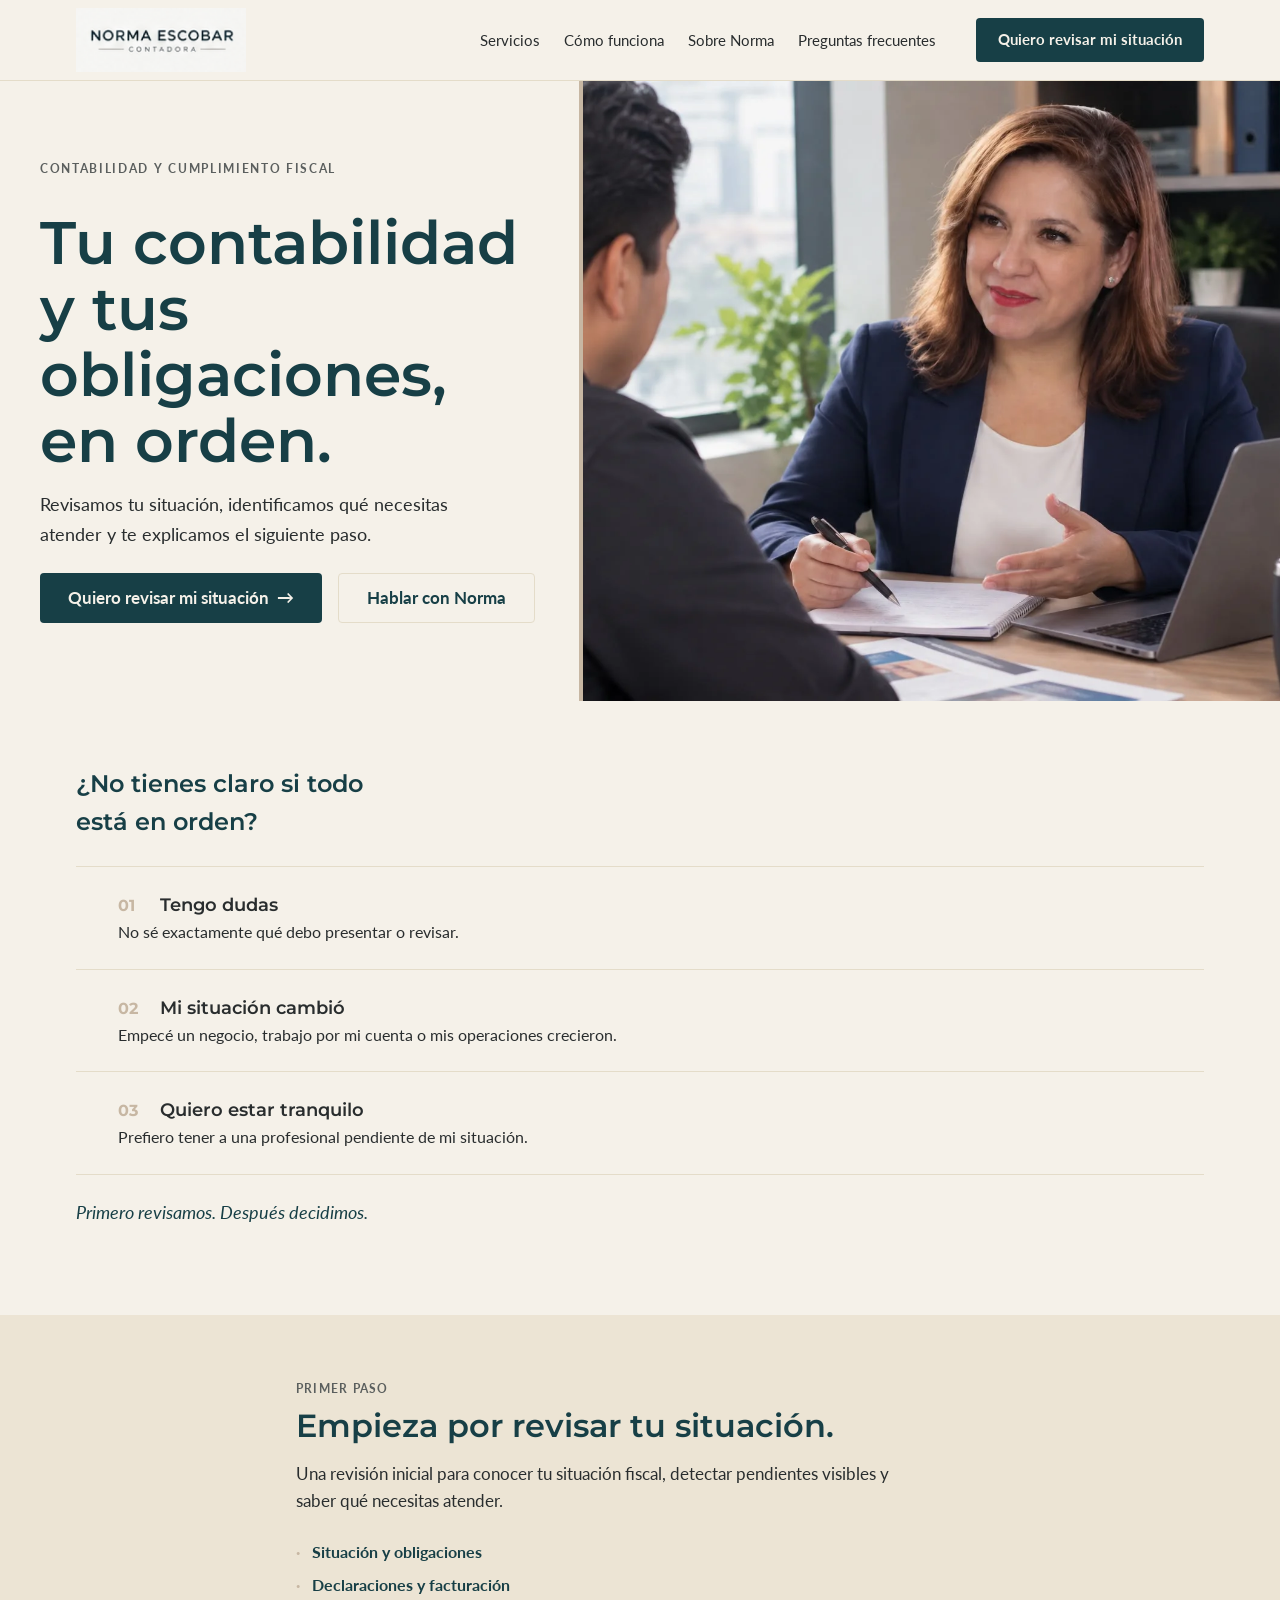
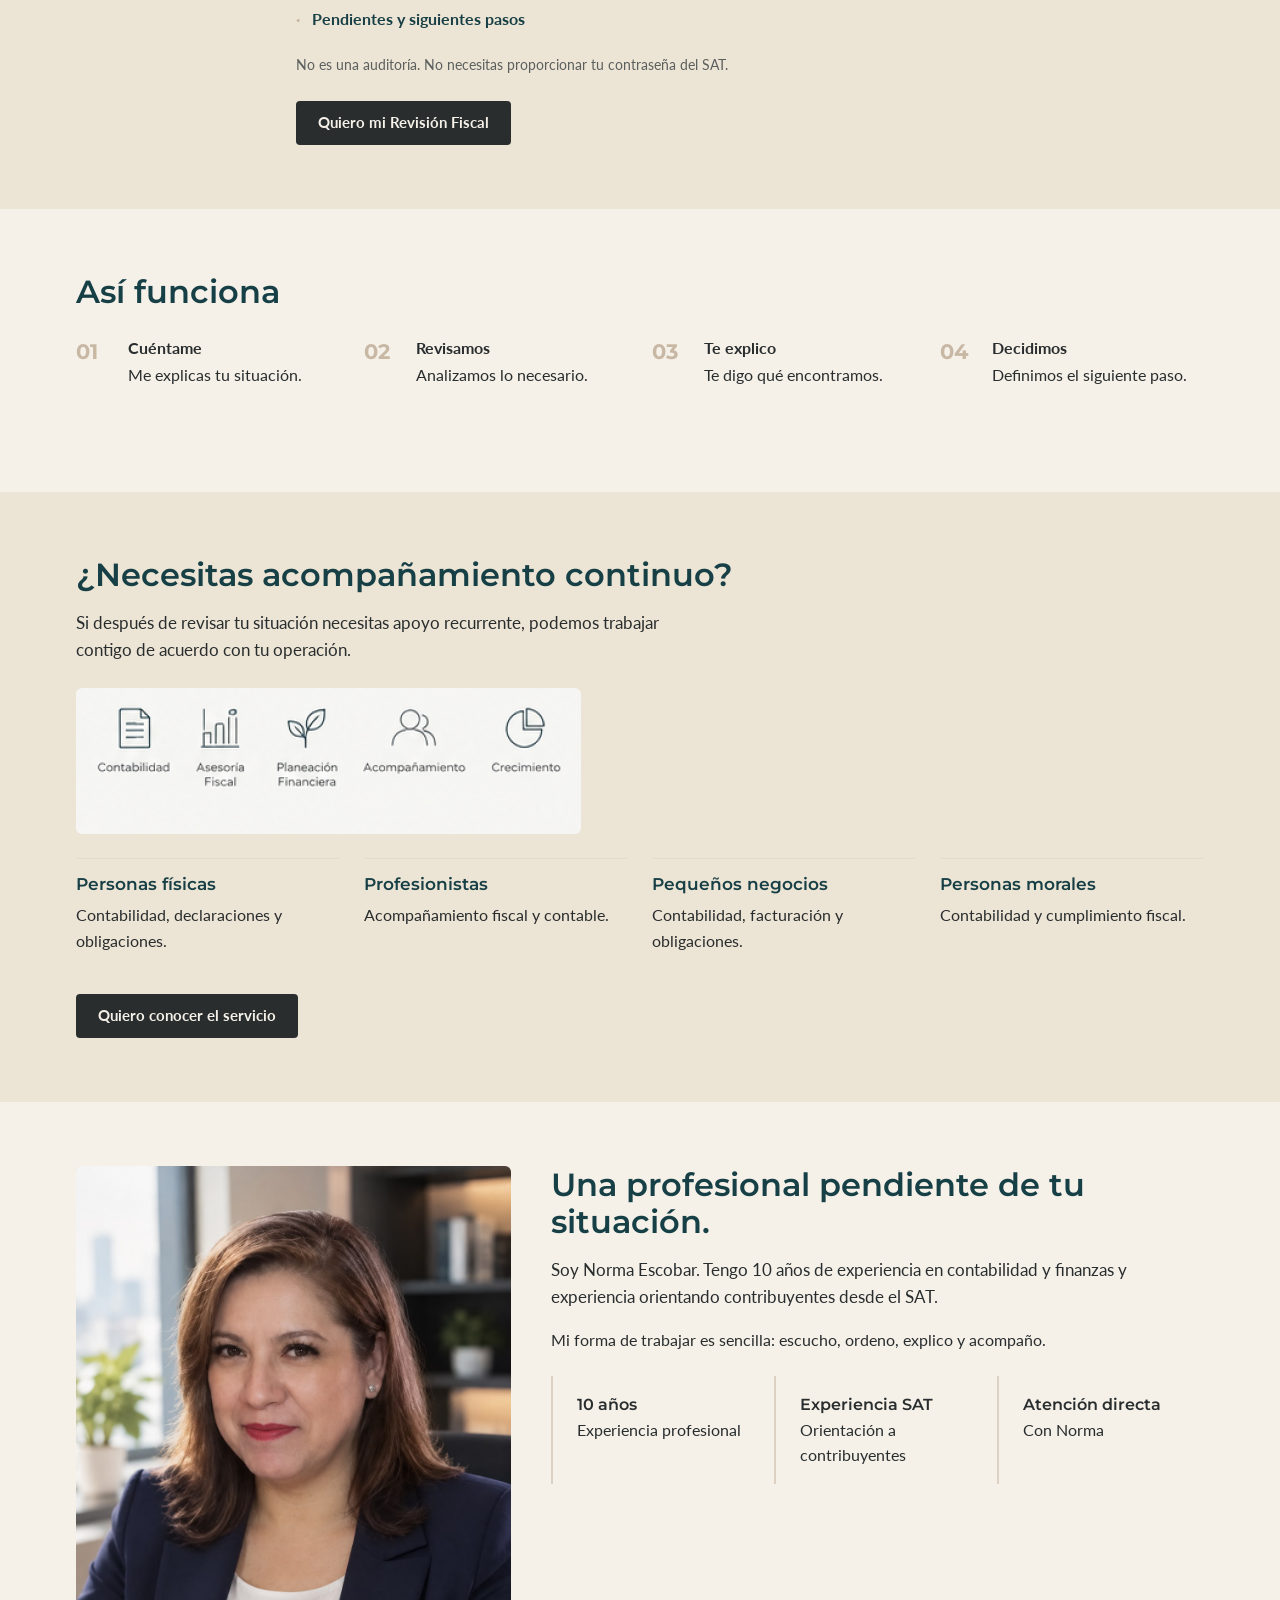
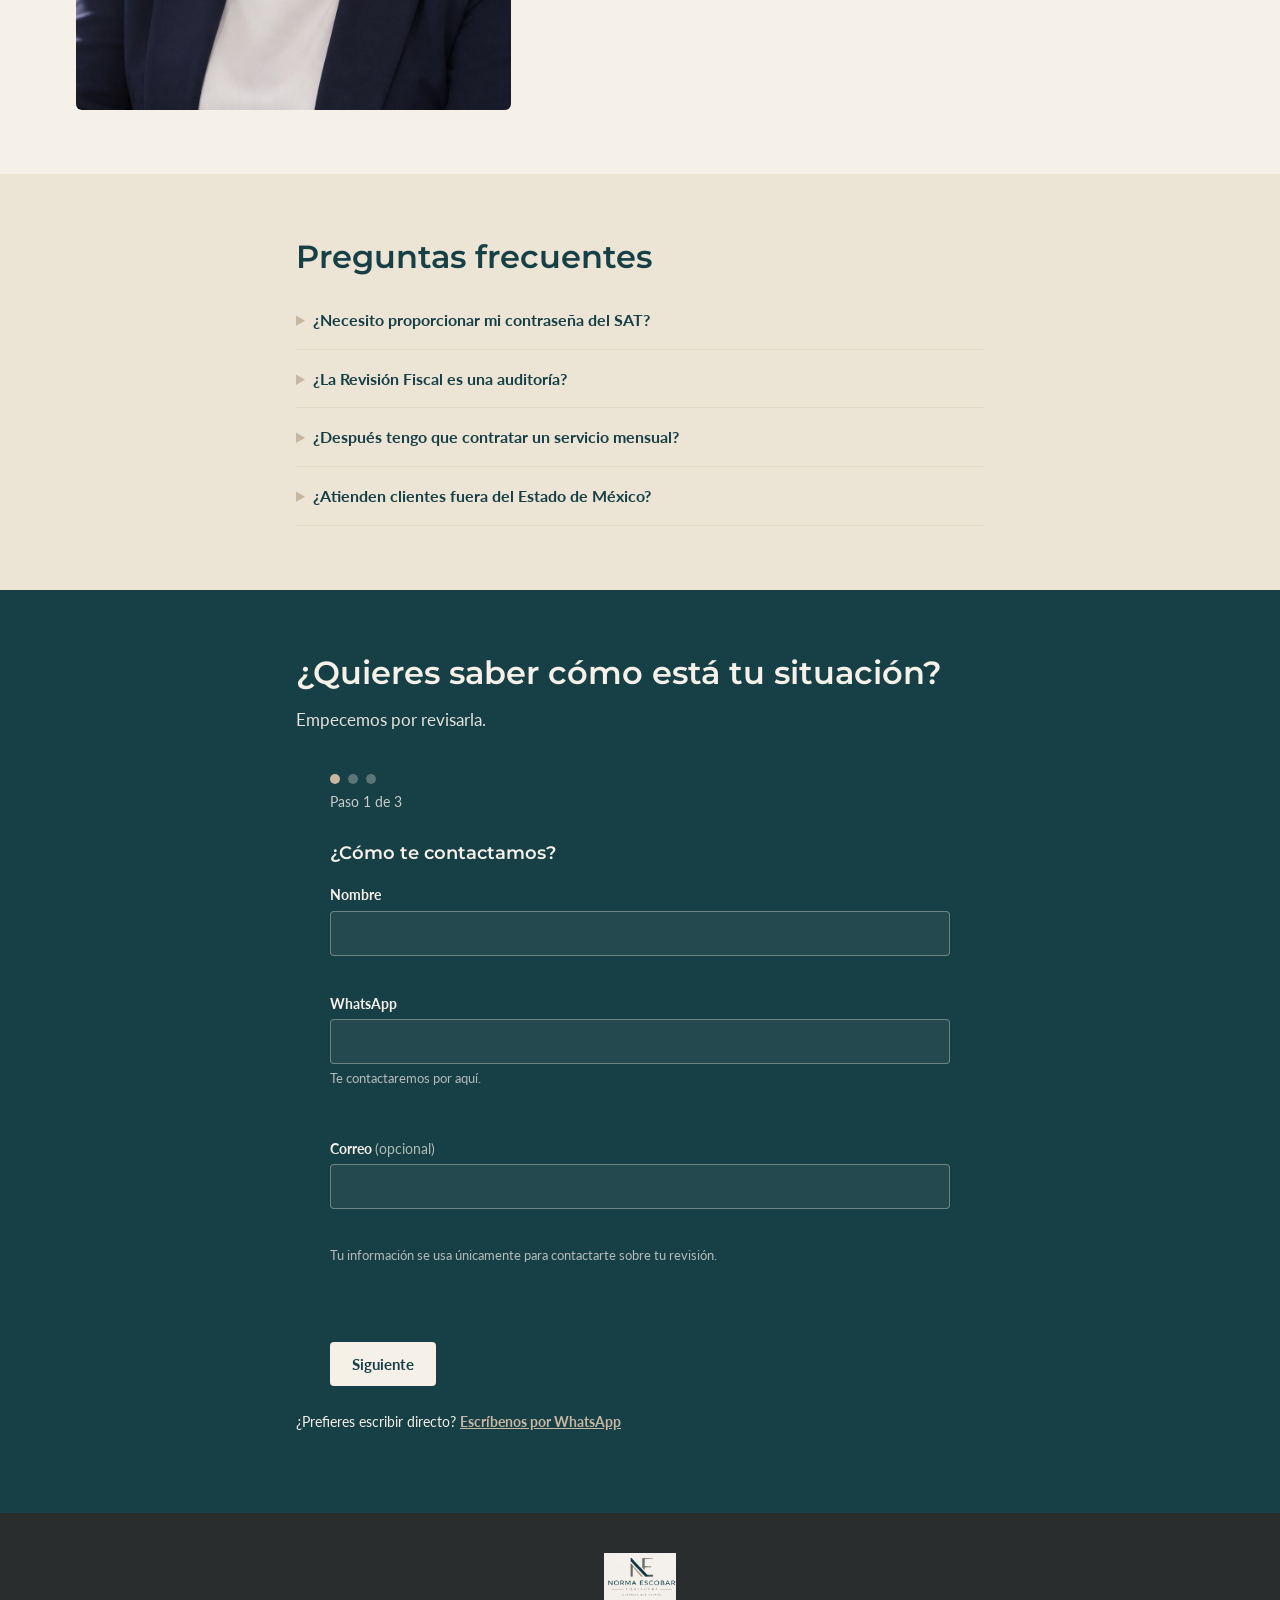
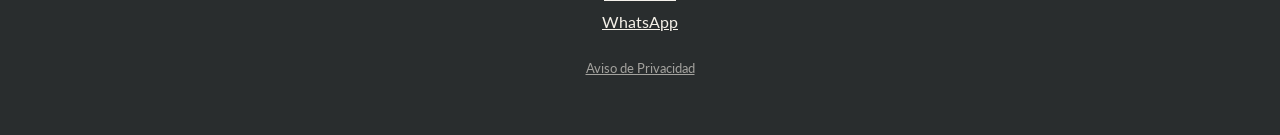
<file: index.html>
<!doctype html>
<html lang="es">
<head>
<meta charset="UTF-8">
<meta name="viewport" content="width=device-width, initial-scale=1">
<title>Norma Escobar — Contabilidad y cumplimiento fiscal</title>
<meta name="description" content="Revisamos tu situación, identificamos qué necesitas atender y te explicamos el siguiente paso.">
<meta property="og:title" content="Norma Escobar — Contabilidad y cumplimiento fiscal">
<meta property="og:description" content="Revisamos tu situación, identificamos qué necesitas atender y te explicamos el siguiente paso.">
<meta property="og:image" content="https://norma-es.vercel.app/assets/logo.png">
<link rel="canonical" href="https://norma-es.vercel.app/">
<meta property="og:url" content="https://norma-es.vercel.app/">
<meta property="og:type" content="website">
<meta property="og:locale" content="es_MX">
<link rel="icon" type="image/png" sizes="32x32" href="assets/favicon-32.png">
<link rel="icon" type="image/png" sizes="16x16" href="assets/favicon-16.png">
<link rel="preconnect" href="https://fonts.googleapis.com">
<link rel="preconnect" href="https://fonts.gstatic.com" crossorigin>
<link rel="stylesheet" href="https://fonts.googleapis.com/css2?family=Montserrat:wght@500;600;700&family=Lato:ital,wght@0,400;0,700;1,400&display=swap">
<link rel="stylesheet" href="css/styles.css">
</head>
<body>
<a class="skip-link" href="#main">Saltar al contenido</a>

<header class="site-header" id="top">
  <div class="container header-inner">
    <a class="logo" href="#top" aria-label="Norma Escobar — Contadora — Inicio">
      <img class="logo-img--header" src="assets/logo-horizontal.png" width="244" height="92" alt="Norma Escobar — Contadora">
    </a>

    <button class="nav-toggle" id="nav-toggle" aria-expanded="false" aria-controls="site-nav">
      <span class="sr-only">Abrir menú</span>
      <span class="nav-toggle-bar"></span>
    </button>

    <nav class="site-nav" id="site-nav" aria-label="Navegación principal">
      <a href="#servicios">Servicios</a>
      <a href="#como-funciona">Cómo funciona</a>
      <a href="#sobre-norma">Sobre Norma</a>
      <a href="#faq">Preguntas frecuentes</a>
    </nav>

    <a class="btn btn--primary btn--header" href="#diagnostico"
       data-cta-location="header" data-cta-type="principal">Quiero revisar mi situación</a>
  </div>
</header>

<main id="main">

  <!-- HERO -->
  <section class="section hero">
    <div class="hero-inner">
      <div class="hero-text">
        <p class="hero-eyebrow">Contabilidad y cumplimiento fiscal</p>
        <h1 class="hero-title">Tu contabilidad y tus obligaciones, en orden.</h1>
        <p class="hero-text-line">Revisamos tu situación, identificamos qué necesitas atender y te explicamos el siguiente paso.</p>
        <div class="hero-cta-row">
          <a class="btn btn--primary btn--large" href="#diagnostico"
             data-cta-location="hero" data-cta-type="principal">Quiero revisar mi situación <span aria-hidden="true">→</span></a>
          <a class="btn btn--ghost btn--large" href="#" data-whatsapp-link
             data-cta-location="hero" data-cta-type="secundario">Hablar con Norma</a>
        </div>
      </div>
      <div class="hero-visual">
        <img class="hero-photo" src="assets/hero-editorial.webp" width="1536" height="1024" alt="Norma Escobar revisando una situación fiscal con un cliente">
      </div>
    </div>
  </section>

  <!-- PROBLEMA / RECONOCIMIENTO -->
  <section class="section" id="problema">
    <div class="container">
      <h2 class="situation-intro">¿No tienes claro si todo está en orden?</h2>
      <div class="situation-list">
        <div class="situation-item">
          <p class="situation-item-title"><span class="situation-index">01</span> Tengo dudas</p>
          <p>No sé exactamente qué debo presentar o revisar.</p>
        </div>
        <div class="situation-item">
          <p class="situation-item-title"><span class="situation-index">02</span> Mi situación cambió</p>
          <p>Empecé un negocio, trabajo por mi cuenta o mis operaciones crecieron.</p>
        </div>
        <div class="situation-item">
          <p class="situation-item-title"><span class="situation-index">03</span> Quiero estar tranquilo</p>
          <p>Prefiero tener a una profesional pendiente de mi situación.</p>
        </div>
      </div>
      <p class="section-closing">Primero revisamos. Después decidimos.</p>
    </div>
  </section>

  <!-- REVISIÓN FISCAL -->
  <section class="section section--muted" id="revision-fiscal">
    <div class="container container--narrow">
      <p class="eyebrow">Primer paso</p>
      <h2 class="section-title">Empieza por revisar tu situación.</h2>
      <p class="section-lead">Una revisión inicial para conocer tu situación fiscal, detectar pendientes visibles y saber qué necesitas atender.</p>

      <ul class="check-list">
        <li>Situación y obligaciones</li>
        <li>Declaraciones y facturación</li>
        <li>Pendientes y siguientes pasos</li>
      </ul>

      <p class="privacy-note">No es una auditoría. No necesitas proporcionar tu contraseña del SAT.</p>

      <a class="btn btn--secondary" href="#diagnostico" data-cta-location="revision_fiscal" data-cta-type="revision_fiscal">Quiero mi Revisión Fiscal</a>
    </div>
  </section>

  <!-- CÓMO FUNCIONA -->
  <section class="section" id="como-funciona">
    <div class="container">
      <h2 class="section-title">Así funciona</h2>
      <ol class="steps">
        <li class="step">
          <span class="step-number">01</span>
          <div>
            <p class="step-title">Cuéntame</p>
            <p>Me explicas tu situación.</p>
          </div>
        </li>
        <li class="step">
          <span class="step-number">02</span>
          <div>
            <p class="step-title">Revisamos</p>
            <p>Analizamos lo necesario.</p>
          </div>
        </li>
        <li class="step">
          <span class="step-number">03</span>
          <div>
            <p class="step-title">Te explico</p>
            <p>Te digo qué encontramos.</p>
          </div>
        </li>
        <li class="step">
          <span class="step-number">04</span>
          <div>
            <p class="step-title">Decidimos</p>
            <p>Definimos el siguiente paso.</p>
          </div>
        </li>
      </ol>
    </div>
  </section>

  <!-- SERVICIOS -->
  <section class="section section--muted" id="servicios">
    <div class="container">
      <h2 class="section-title">¿Necesitas acompañamiento continuo?</h2>
      <p class="section-lead">Si después de revisar tu situación necesitas apoyo recurrente, podemos trabajar contigo de acuerdo con tu operación.</p>
      <img class="services-icons" src="assets/iconografia.png" width="505" height="146" loading="lazy" alt="Áreas de servicio: contabilidad, asesoría fiscal, planeación financiera, acompañamiento y crecimiento">
      <div class="card-grid card-grid--4">
        <div class="card">
          <h3 class="card-title">Personas físicas</h3>
          <p>Contabilidad, declaraciones y obligaciones.</p>
        </div>
        <div class="card">
          <h3 class="card-title">Profesionistas</h3>
          <p>Acompañamiento fiscal y contable.</p>
        </div>
        <div class="card">
          <h3 class="card-title">Pequeños negocios</h3>
          <p>Contabilidad, facturación y obligaciones.</p>
        </div>
        <div class="card">
          <h3 class="card-title">Personas morales</h3>
          <p>Contabilidad y cumplimiento fiscal.</p>
        </div>
      </div>
      <a class="btn btn--secondary" href="#diagnostico" data-cta-location="servicios" data-cta-type="servicios">Quiero conocer el servicio</a>
    </div>
  </section>

  <!-- CREDIBILIDAD + SOBRE NORMA (sección fusionada) -->
  <section class="section" id="sobre-norma">
    <div class="container about-inner">
      <div class="about-photo-frame">
        <img class="about-photo" src="assets/norma.jpg" width="1024" height="1536" loading="lazy" alt="Norma Escobar">
      </div>
      <div class="about-text">
        <h2 class="section-title">Una profesional pendiente de tu situación.</h2>
        <p class="section-lead">Soy Norma Escobar. Tengo 10 años de experiencia en contabilidad y finanzas y experiencia orientando contribuyentes desde el SAT.</p>
        <p>Mi forma de trabajar es sencilla: escucho, ordeno, explico y acompaño.</p>

        <div class="fact-list">
          <div class="fact-item">
            <p class="fact-title">10 años</p>
            <p>Experiencia profesional</p>
          </div>
          <div class="fact-item">
            <p class="fact-title">Experiencia SAT</p>
            <p>Orientación a contribuyentes</p>
          </div>
          <div class="fact-item">
            <p class="fact-title">Atención directa</p>
            <p>Con Norma</p>
          </div>
        </div>
      </div>
    </div>
  </section>

  <!-- FAQ -->
  <section class="section section--muted" id="faq">
    <div class="container container--narrow">
      <h2 class="section-title">Preguntas frecuentes</h2>

      <details class="faq-item">
        <summary>¿Necesito proporcionar mi contraseña del SAT?</summary>
        <p>No. La Revisión Fiscal no requiere contraseñas ni accesos al SAT.</p>
      </details>
      <details class="faq-item">
        <summary>¿La Revisión Fiscal es una auditoría?</summary>
        <p>No. Es una revisión inicial de tu situación, no una auditoría.</p>
      </details>
      <details class="faq-item">
        <summary>¿Después tengo que contratar un servicio mensual?</summary>
        <p>No. Cualquier trabajo posterior se cotiza aparte, sin obligación.</p>
      </details>
      <details class="faq-item">
        <summary>¿Atienden clientes fuera del Estado de México?</summary>
        <p>Sí. La atención es remota en todo México.</p>
      </details>
    </div>
  </section>

  <!-- CTA FINAL + DIAGNÓSTICO (sección unificada, ver README: decisión técnica) -->
  <section class="section section--dark" id="diagnostico" aria-labelledby="diagnostico-title">
    <div class="container container--narrow">
      <h2 class="section-title section-title--inverted" id="diagnostico-title">¿Quieres saber cómo está tu situación?</h2>
      <p class="section-lead section-lead--inverted">Empecemos por revisarla.</p>

      <form id="diagnostico-form" class="diagnostico-form" novalidate>

        <div class="form-progress" aria-hidden="true">
          <span class="progress-dot is-active" data-step-indicator="1"></span>
          <span class="progress-dot" data-step-indicator="2"></span>
          <span class="progress-dot" data-step-indicator="3"></span>
        </div>
        <p class="form-progress-text" id="progress-text">Paso 1 de 3</p>

        <div class="form-step" data-step="1">
          <fieldset>
            <legend>¿Cómo te contactamos?</legend>

            <div class="field">
              <label for="nombre">Nombre</label>
              <input type="text" id="nombre" name="nombre" required maxlength="80" aria-describedby="error-nombre">
              <p class="field-error" id="error-nombre" aria-live="polite"></p>
            </div>

            <div class="field">
              <label for="whatsapp">WhatsApp</label>
              <input type="tel" id="whatsapp" name="whatsapp" required inputmode="tel" autocomplete="tel" aria-describedby="help-whatsapp error-whatsapp">
              <p class="field-help" id="help-whatsapp">Te contactaremos por aquí.</p>
              <p class="field-error" id="error-whatsapp" aria-live="polite"></p>
            </div>

            <div class="field">
              <label for="correo">Correo <span class="field-optional">(opcional)</span></label>
              <input type="email" id="correo" name="correo" inputmode="email" autocomplete="email" aria-describedby="error-correo">
              <p class="field-error" id="error-correo" aria-live="polite"></p>
            </div>

            <p class="field-privacy">Tu información se usa únicamente para contactarte sobre tu revisión.</p>
          </fieldset>
        </div>

        <div class="form-step" data-step="2" hidden>
          <fieldset>
            <legend>¿Qué describe mejor tu situación?</legend>

            <div class="radio-group">
              <label class="radio-option"><input type="radio" name="situacion" aria-describedby="error-situacion" value="PF" required> Soy persona física</label>
              <label class="radio-option"><input type="radio" name="situacion" aria-describedby="error-situacion" value="PROFESIONISTA"> Soy profesionista / trabajo por mi cuenta</label>
              <label class="radio-option"><input type="radio" name="situacion" aria-describedby="error-situacion" value="NEGOCIO"> Tengo un negocio</label>
              <label class="radio-option"><input type="radio" name="situacion" aria-describedby="error-situacion" value="MORAL"> Tengo una persona moral</label>
              <label class="radio-option"><input type="radio" name="situacion" aria-describedby="error-situacion" value="NO_SEGURO"> No estoy seguro</label>
            </div>
            <p class="field-error" id="error-situacion" aria-live="polite"></p>
          </fieldset>
        </div>

        <div class="form-step" data-step="3" hidden>
          <fieldset>
            <legend>¿Qué necesitas?</legend>

            <div class="radio-group">
              <label class="radio-option"><input type="radio" name="motivo" aria-describedby="error-motivo" value="REVISAR" required> Quiero revisar mi situación fiscal</label>
              <label class="radio-option"><input type="radio" name="motivo" aria-describedby="error-motivo" value="CONTABILIDAD"> Necesito llevar mi contabilidad</label>
              <label class="radio-option"><input type="radio" name="motivo" aria-describedby="error-motivo" value="PENDIENTE"> Tengo una situación pendiente</label>
              <label class="radio-option"><input type="radio" name="motivo" aria-describedby="error-motivo" value="FACTURACION"> Necesito ayuda con facturación</label>
              <label class="radio-option"><input type="radio" name="motivo" aria-describedby="error-motivo" value="HABLAR"> Quiero hablar con Norma</label>
              <label class="radio-option"><input type="radio" name="motivo" aria-describedby="error-motivo" value="OTRO"> Otro</label>
            </div>
            <p class="field-error" id="error-motivo" aria-live="polite"></p>

            <div class="field">
              <label for="detalle">Cuéntame brevemente qué necesitas <span class="field-optional">(opcional)</span></label>
              <textarea id="detalle" name="detalle" maxlength="280"></textarea>
            </div>

            <p class="field-privacy">Privacidad: Norma Angélica Escobar García utilizará los datos que proporciones para atender tu solicitud y darle seguimiento. No utilizaremos la información proporcionada en este formulario para enviarte publicidad o promociones ajenas a tu solicitud. Puedes conocer cómo ejercer tus derechos y consultar el <a href="privacidad.html">Aviso de Privacidad Integral</a>.</p>
          </fieldset>
        </div>

        <p class="form-status" id="form-status" role="status" aria-live="polite"></p>

        <div class="form-actions">
          <button type="button" class="btn btn--ghost" id="btn-atras" hidden>Atrás</button>
          <button type="button" class="btn btn--primary" id="btn-siguiente">Siguiente</button>
          <button type="submit" class="btn btn--primary" id="btn-enviar" hidden>Quiero revisar mi situación</button>
        </div>
      </form>

      <p class="form-alt-contact form-alt-contact--inverted">
        ¿Prefieres escribir directo?
        <a href="#" id="whatsapp-form-link" data-cta-location="formulario" data-whatsapp-link>Escríbenos por WhatsApp</a>
      </p>
    </div>
  </section>

</main>

<footer class="site-footer">
  <div class="container footer-inner">
    <div class="footer-brand">
      <img class="logo-img logo-img--footer" src="assets/logo.png" width="453" height="301" loading="lazy" alt="Norma Escobar — Contadora">
    </div>
    <p class="footer-contact">
      <a href="#" id="whatsapp-footer-link" data-cta-location="footer" data-whatsapp-link>WhatsApp</a>
    </p>
    <p class="footer-legal"><a href="privacidad.html">Aviso de Privacidad</a></p>
  </div>
</footer>

<script src="js/config.js"></script>
<script src="js/analytics.js"></script>
<script src="js/form.js"></script>
<script src="js/main.js"></script>
</body>
</html>
</file>
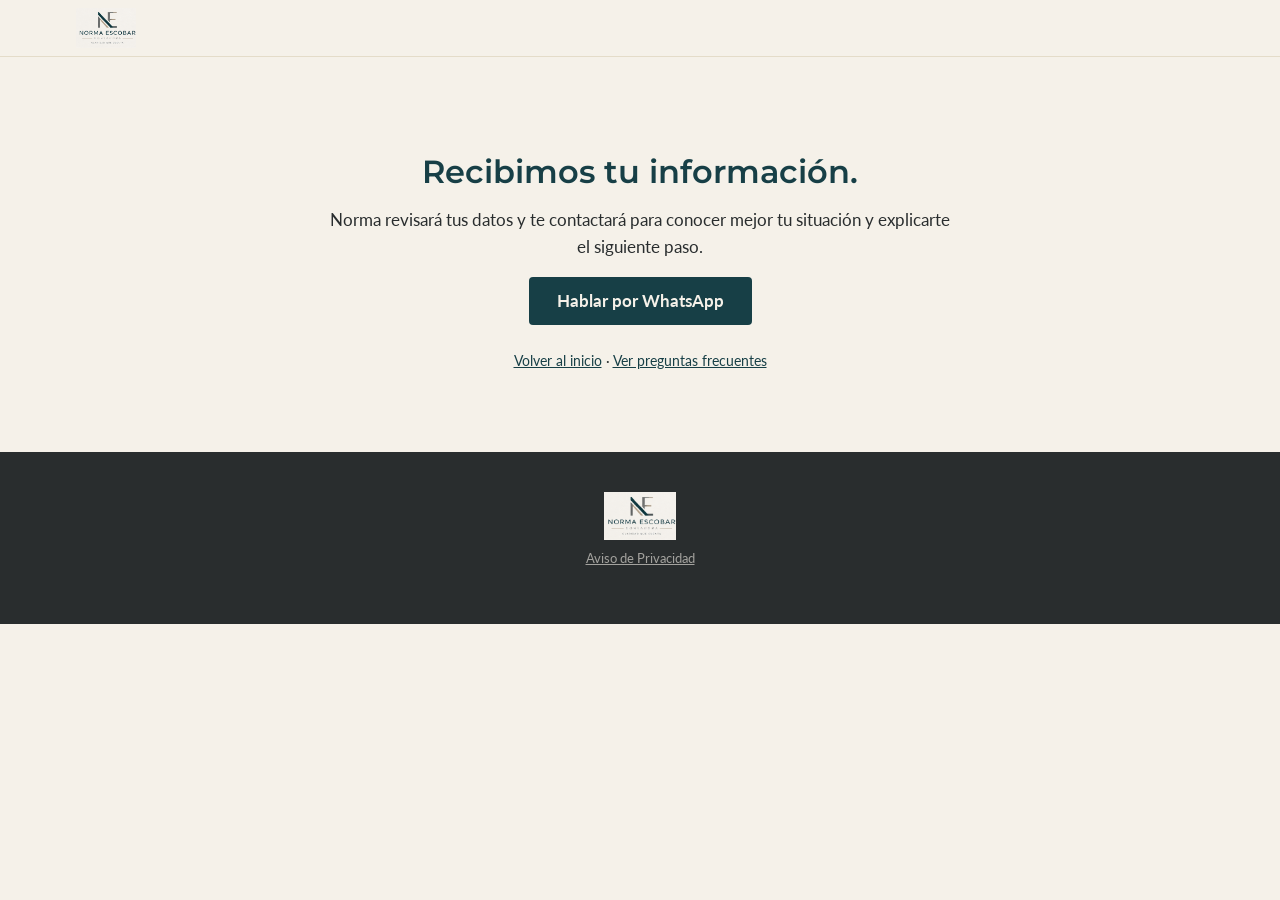
<file: gracias.html>
<!doctype html>
<html lang="es">
<head>
<meta charset="UTF-8">
<meta name="viewport" content="width=device-width, initial-scale=1">
<title>Recibimos tu información — Norma Escobar</title>
<meta name="description" content="Recibimos tu información. Norma te contactará por WhatsApp para definir los siguientes pasos.">
<meta name="robots" content="noindex">
<link rel="icon" type="image/png" sizes="32x32" href="assets/favicon-32.png">
<link rel="icon" type="image/png" sizes="16x16" href="assets/favicon-16.png">
<link rel="preconnect" href="https://fonts.googleapis.com">
<link rel="preconnect" href="https://fonts.gstatic.com" crossorigin>
<link rel="stylesheet" href="https://fonts.googleapis.com/css2?family=Montserrat:wght@500;600;700&family=Lato:ital,wght@0,400;0,700;1,400&display=swap">
<link rel="stylesheet" href="css/styles.css">
</head>
<body>
<header class="site-header">
  <div class="container header-inner">
    <a class="logo" href="index.html" aria-label="Norma Escobar — Contadora — Inicio">
      <img class="logo-img" src="assets/logo.png" width="453" height="301" alt="Norma Escobar — Contadora">
    </a>
  </div>
</header>

<main id="main">
  <section class="section section--gracias">
    <div class="container container--narrow gracias-content">
      <h1 class="section-title">Recibimos tu información.</h1>
      <p class="section-lead">Norma revisará tus datos y te contactará para conocer mejor tu situación y explicarte el siguiente paso.</p>

      <a class="btn btn--primary btn--large" href="#" id="whatsapp-gracias-link"
         data-cta-location="gracias" data-whatsapp-link>Hablar por WhatsApp</a>

      <p class="gracias-links">
        <a href="index.html">Volver al inicio</a> ·
        <a href="index.html#faq">Ver preguntas frecuentes</a>
      </p>
    </div>
  </section>
</main>

<footer class="site-footer">
  <div class="container footer-inner">
    <img class="logo-img logo-img--footer" src="assets/logo.png" width="453" height="301" alt="Norma Escobar — Contadora">
    <p class="footer-legal"><a href="privacidad.html">Aviso de Privacidad</a></p>
  </div>
</footer>

<script src="js/config.js"></script>
<script src="js/analytics.js"></script>
<script>
  document.addEventListener('DOMContentLoaded', function () {
    if (window.NormaAnalytics) {
      window.NormaAnalytics.init();
      window.NormaAnalytics.trackEvent('thank_you_view', {});
    }
    var link = document.getElementById('whatsapp-gracias-link');
    if (link && window.CONFIG) {
      var msg = 'Hola, acabo de enviar mis datos para revisar mi situación fiscal y quiero continuar por WhatsApp.';
      link.href = 'https://wa.me/' + window.CONFIG.whatsappNumber.replace(/[^0-9]/g, '') + '?text=' + encodeURIComponent(msg);
      link.addEventListener('click', function () {
        if (window.NormaAnalytics) {
          window.NormaAnalytics.trackEvent('whatsapp_click', { origin: 'gracias' });
        }
      });
    }
  });
</script>
</body>
</html>
</file>
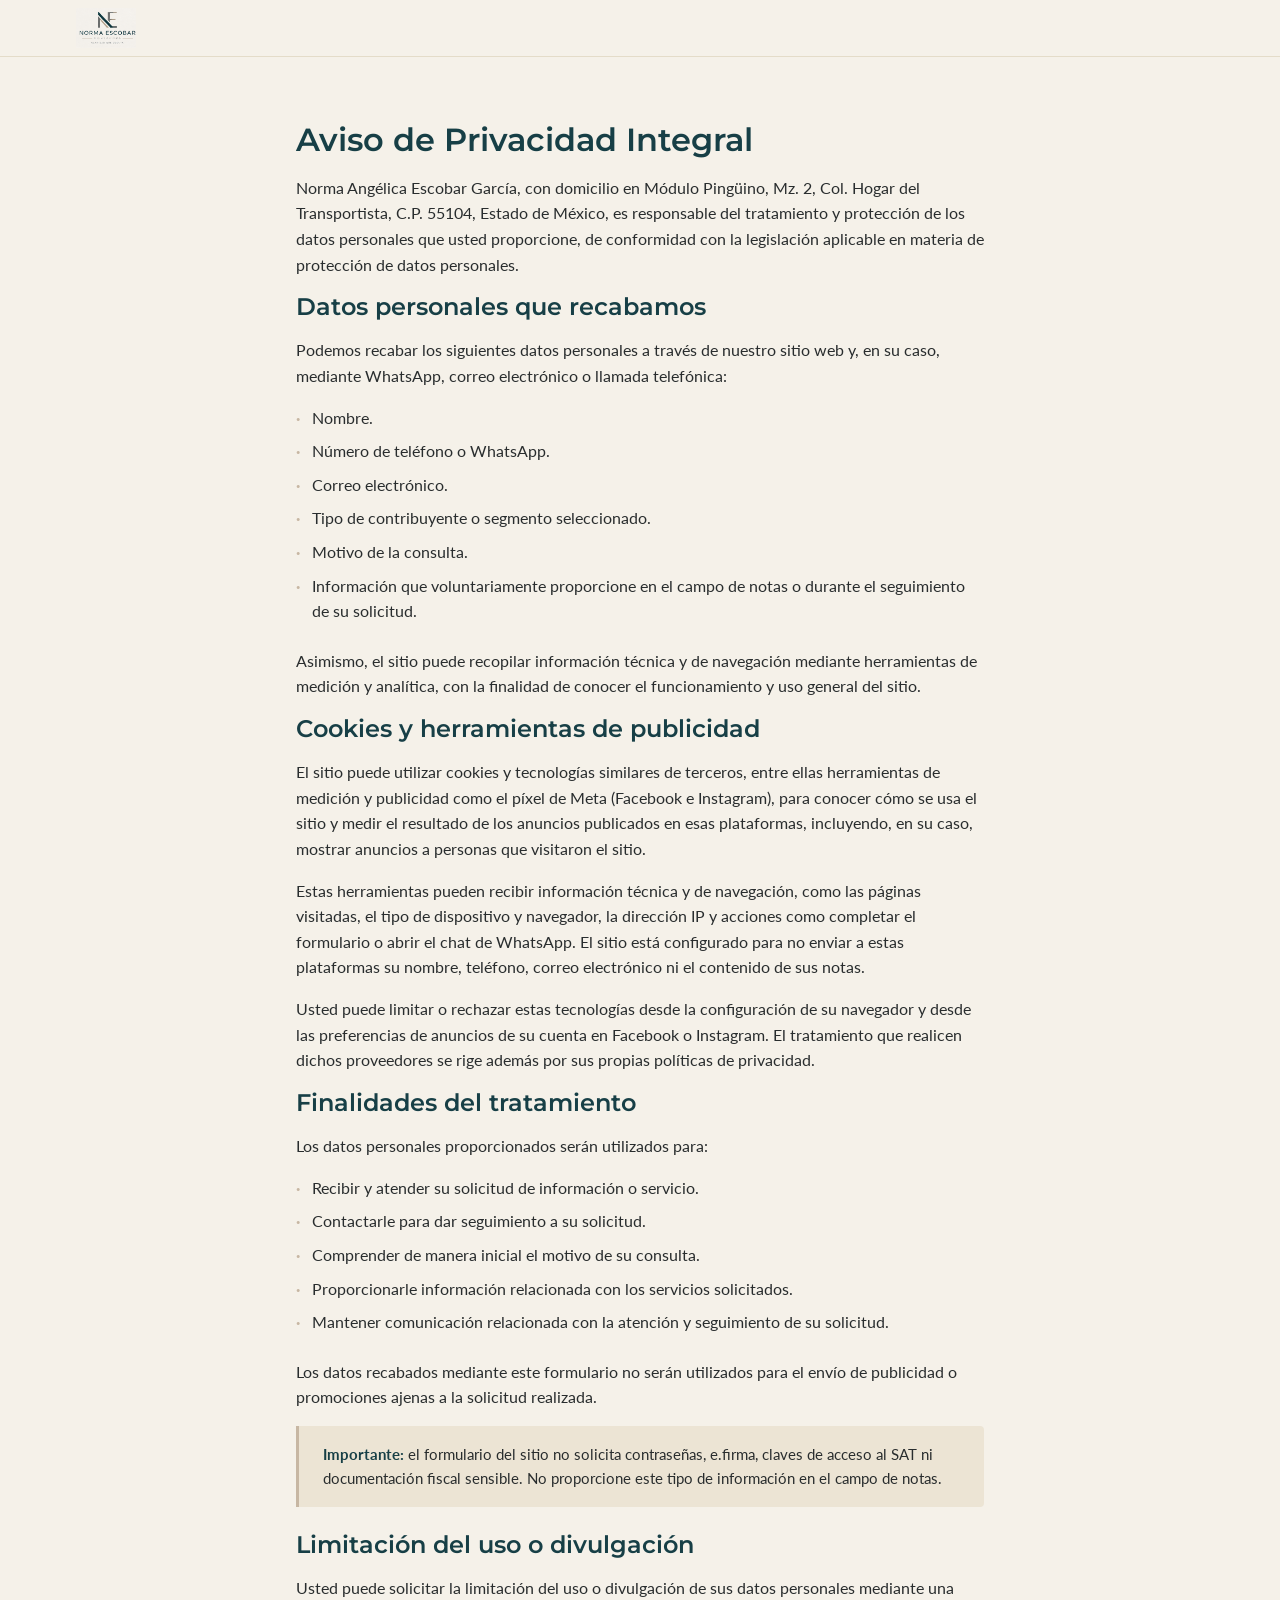
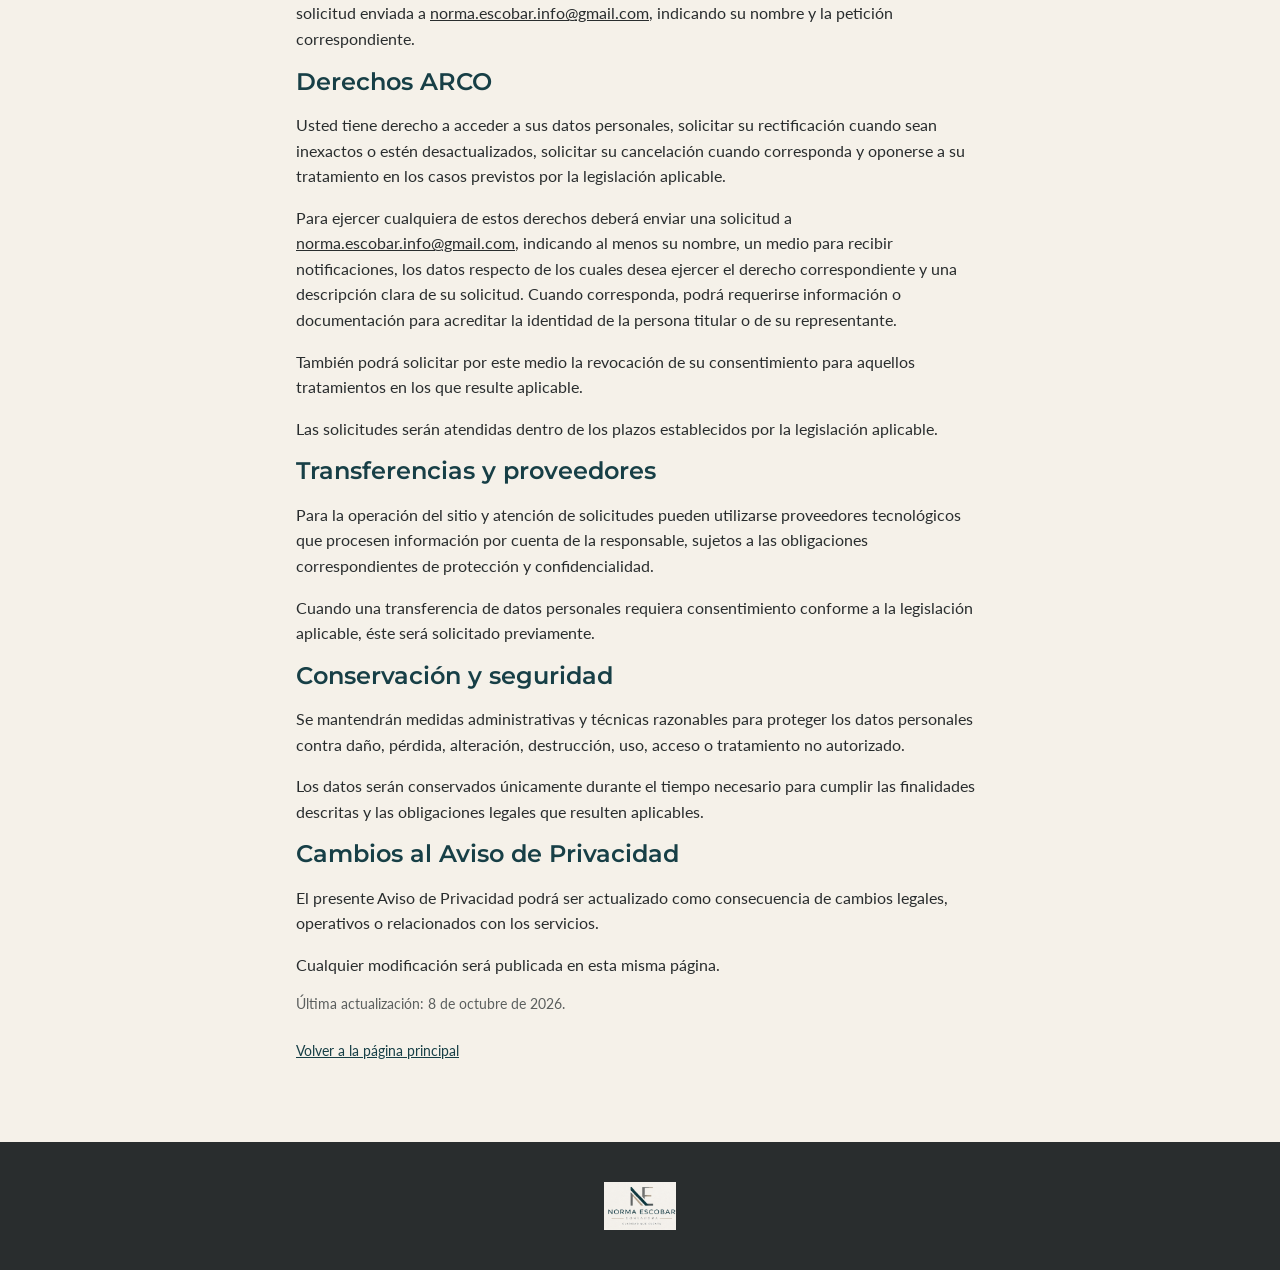
<file: privacidad.html>
<!doctype html>
<html lang="es-MX">
<head>
<meta charset="UTF-8">
<meta name="viewport" content="width=device-width, initial-scale=1">
<title>Aviso de Privacidad Integral — Norma Escobar</title>
<meta name="description" content="Aviso de Privacidad Integral de Norma Escobar: qué datos personales recabamos, para qué los usamos y cómo ejercer tus derechos ARCO.">
<link rel="canonical" href="https://norma-es.vercel.app/privacidad.html">
<link rel="icon" type="image/png" sizes="32x32" href="assets/favicon-32.png">
<link rel="icon" type="image/png" sizes="16x16" href="assets/favicon-16.png">
<link rel="preconnect" href="https://fonts.googleapis.com">
<link rel="preconnect" href="https://fonts.gstatic.com" crossorigin>
<link rel="stylesheet" href="https://fonts.googleapis.com/css2?family=Montserrat:wght@500;600;700&family=Lato:ital,wght@0,400;0,700;1,400&display=swap">
<link rel="stylesheet" href="css/styles.css">
</head>
<body>
<header class="site-header">
  <div class="container header-inner">
    <a class="logo" href="index.html" aria-label="Norma Escobar — Contadora — Inicio">
      <img class="logo-img" src="assets/logo.png" width="453" height="301" alt="Norma Escobar — Contadora">
    </a>
  </div>
</header>

<main id="main">
  <section class="section">
    <div class="container container--narrow">
      <h1 class="section-title">Aviso de Privacidad Integral</h1>

      <p>Norma Angélica Escobar García, con domicilio en Módulo Pingüino, Mz. 2, Col. Hogar del Transportista, C.P. 55104, Estado de México, es responsable del tratamiento y protección de los datos personales que usted proporcione, de conformidad con la legislación aplicable en materia de protección de datos personales.</p>

      <h2>Datos personales que recabamos</h2>
      <p>Podemos recabar los siguientes datos personales a través de nuestro sitio web y, en su caso, mediante WhatsApp, correo electrónico o llamada telefónica:</p>
      <ul class="legal-list">
        <li>Nombre.</li>
        <li>Número de teléfono o WhatsApp.</li>
        <li>Correo electrónico.</li>
        <li>Tipo de contribuyente o segmento seleccionado.</li>
        <li>Motivo de la consulta.</li>
        <li>Información que voluntariamente proporcione en el campo de notas o durante el seguimiento de su solicitud.</li>
      </ul>
      <p>Asimismo, el sitio puede recopilar información técnica y de navegación mediante herramientas de medición y analítica, con la finalidad de conocer el funcionamiento y uso general del sitio.</p>

      <h2>Cookies y herramientas de publicidad</h2>
      <p>El sitio puede utilizar cookies y tecnologías similares de terceros, entre ellas herramientas de medición y publicidad como el píxel de Meta (Facebook e Instagram), para conocer cómo se usa el sitio y medir el resultado de los anuncios publicados en esas plataformas, incluyendo, en su caso, mostrar anuncios a personas que visitaron el sitio.</p>
      <p>Estas herramientas pueden recibir información técnica y de navegación, como las páginas visitadas, el tipo de dispositivo y navegador, la dirección IP y acciones como completar el formulario o abrir el chat de WhatsApp. El sitio está configurado para no enviar a estas plataformas su nombre, teléfono, correo electrónico ni el contenido de sus notas.</p>
      <p>Usted puede limitar o rechazar estas tecnologías desde la configuración de su navegador y desde las preferencias de anuncios de su cuenta en Facebook o Instagram. El tratamiento que realicen dichos proveedores se rige además por sus propias políticas de privacidad.</p>

      <h2>Finalidades del tratamiento</h2>
      <p>Los datos personales proporcionados serán utilizados para:</p>
      <ul class="legal-list">
        <li>Recibir y atender su solicitud de información o servicio.</li>
        <li>Contactarle para dar seguimiento a su solicitud.</li>
        <li>Comprender de manera inicial el motivo de su consulta.</li>
        <li>Proporcionarle información relacionada con los servicios solicitados.</li>
        <li>Mantener comunicación relacionada con la atención y seguimiento de su solicitud.</li>
      </ul>
      <p>Los datos recabados mediante este formulario no serán utilizados para el envío de publicidad o promociones ajenas a la solicitud realizada.</p>

      <p class="privacy-warning"><strong>Importante:</strong> el formulario del sitio no solicita contraseñas, e.firma, claves de acceso al SAT ni documentación fiscal sensible. No proporcione este tipo de información en el campo de notas.</p>

      <h2>Limitación del uso o divulgación</h2>
      <p>Usted puede solicitar la limitación del uso o divulgación de sus datos personales mediante una solicitud enviada a <a href="mailto:norma.escobar.info@gmail.com">norma.escobar.info@gmail.com</a>, indicando su nombre y la petición correspondiente.</p>

      <h2>Derechos ARCO</h2>
      <p>Usted tiene derecho a acceder a sus datos personales, solicitar su rectificación cuando sean inexactos o estén desactualizados, solicitar su cancelación cuando corresponda y oponerse a su tratamiento en los casos previstos por la legislación aplicable.</p>
      <p>Para ejercer cualquiera de estos derechos deberá enviar una solicitud a <a href="mailto:norma.escobar.info@gmail.com">norma.escobar.info@gmail.com</a>, indicando al menos su nombre, un medio para recibir notificaciones, los datos respecto de los cuales desea ejercer el derecho correspondiente y una descripción clara de su solicitud. Cuando corresponda, podrá requerirse información o documentación para acreditar la identidad de la persona titular o de su representante.</p>
      <p>También podrá solicitar por este medio la revocación de su consentimiento para aquellos tratamientos en los que resulte aplicable.</p>
      <p>Las solicitudes serán atendidas dentro de los plazos establecidos por la legislación aplicable.</p>

      <h2>Transferencias y proveedores</h2>
      <p>Para la operación del sitio y atención de solicitudes pueden utilizarse proveedores tecnológicos que procesen información por cuenta de la responsable, sujetos a las obligaciones correspondientes de protección y confidencialidad.</p>
      <p>Cuando una transferencia de datos personales requiera consentimiento conforme a la legislación aplicable, éste será solicitado previamente.</p>

      <h2>Conservación y seguridad</h2>
      <p>Se mantendrán medidas administrativas y técnicas razonables para proteger los datos personales contra daño, pérdida, alteración, destrucción, uso, acceso o tratamiento no autorizado.</p>
      <p>Los datos serán conservados únicamente durante el tiempo necesario para cumplir las finalidades descritas y las obligaciones legales que resulten aplicables.</p>

      <h2>Cambios al Aviso de Privacidad</h2>
      <p>El presente Aviso de Privacidad podrá ser actualizado como consecuencia de cambios legales, operativos o relacionados con los servicios.</p>
      <p>Cualquier modificación será publicada en esta misma página.</p>
      <p class="privacy-note">Última actualización: 8 de octubre de 2026.</p>

      <p class="gracias-links"><a href="index.html">Volver a la página principal</a></p>
    </div>
  </section>
</main>

<footer class="site-footer">
  <div class="container footer-inner">
    <img class="logo-img logo-img--footer" src="assets/logo.png" width="453" height="301" alt="Norma Escobar — Contadora">
  </div>
</footer>
</body>
</html>
</file>
<file: css/styles.css>
/* ==========================================================================
   Norma Escobar — estilos de la landing
   Dirección visual: Brandbook aprobado — "Claridad que cuenta"
   Tipografías: Montserrat (títulos) + Lato (lectura/cuerpo/UI)
   Paleta: Petrol / Graphite / Sand / Ivory / White
   ========================================================================== */

:root {
  --color-petrol: #173F46;
  --color-petrol-dark: #0F2B30;
  --color-graphite: #292D2E;
  --color-graphite-dark: #1B1D1E;
  --color-sand: #C7B7A3;
  --color-sand-line: rgba(199, 183, 163, .55);
  --color-ivory: #F5F1E9;
  --color-ivory-soft: #ECE4D4;
  --color-white: #FFFFFF;
  --color-texto-muted: #5B5F5E;
  --color-borde: #E4DCC9;
  --color-error: #B3261E;

  --font-titulo: "Montserrat", "Helvetica Neue", Arial, sans-serif;
  --font-cuerpo: "Lato", -apple-system, BlinkMacSystemFont, sans-serif;

  --container-width: 1160px;
  --container-wide: 1320px;
  --container-narrow: 720px;

  --radius: 4px;
  --space-1: 8px;
  --space-2: 16px;
  --space-3: 24px;
  --space-4: 40px;
  --space-5: 64px;
  --space-6: 96px;
}

/* ---------- Reset básico ---------- */
*, *::before, *::after { box-sizing: border-box; }
html { scroll-behavior: smooth; scroll-padding-top: var(--sticky-header-offset, 72px); }

@media (prefers-reduced-motion: reduce) {
  html { scroll-behavior: auto; }
}

/* El atributo [hidden] debe ganar siempre, incluso sobre reglas de
   componente (ej. .btn) que declaran su propio "display". */
[hidden] { display: none !important; }
body {
  margin: 0;
  background: var(--color-ivory);
  color: var(--color-graphite);
  font-family: var(--font-cuerpo);
  font-size: 16px;
  line-height: 1.6;
  -webkit-font-smoothing: antialiased;
}
img, svg { max-width: 100%; display: block; }
ul, ol { margin: 0; padding: 0; list-style: none; }
p { margin: 0 0 var(--space-2); }
a { color: inherit; }
button { font-family: inherit; }

h1, h2, h3 {
  font-family: var(--font-titulo);
  font-weight: 600;
  color: var(--color-petrol);
  margin: 0 0 var(--space-2);
  line-height: 1.18;
}

.sr-only {
  position: absolute;
  width: 1px; height: 1px;
  padding: 0; margin: -1px;
  overflow: hidden;
  clip: rect(0,0,0,0);
  white-space: nowrap;
  border: 0;
}

.skip-link {
  position: absolute;
  left: -9999px;
  top: 0;
  background: var(--color-petrol);
  color: var(--color-ivory);
  padding: var(--space-1) var(--space-2);
  z-index: 1000;
}
.skip-link:focus {
  left: var(--space-2);
  top: var(--space-2);
}

:focus-visible {
  outline: 3px solid var(--color-petrol);
  outline-offset: 2px;
}
.section--dark :focus-visible {
  outline-color: var(--color-ivory);
}

/* ---------- Layout ---------- */
.container {
  width: 100%;
  max-width: var(--container-width);
  margin: 0 auto;
  padding: 0 var(--space-2);
}
.container--narrow { max-width: var(--container-narrow); }
.container--wide { max-width: var(--container-wide); }

.section {
  padding: var(--space-5) 0;
}
.section--muted { background: var(--color-ivory-soft); }
.section--dark {
  background: var(--color-petrol);
  color: var(--color-ivory);
}
.section-title {
  font-size: 1.75rem;
}
.section-title--inverted { color: var(--color-ivory); }
.section-lead {
  font-size: 1.05rem;
  color: var(--color-graphite);
  max-width: 620px;
}
.section-lead--inverted { color: var(--color-ivory); opacity: .92; }
.section-closing {
  font-family: var(--font-cuerpo);
  font-style: italic;
  color: var(--color-petrol);
  font-size: 1.1rem;
  margin: var(--space-3) 0;
}
.eyebrow {
  font-family: var(--font-cuerpo);
  font-size: .78rem;
  font-weight: 700;
  letter-spacing: .1em;
  text-transform: uppercase;
  color: var(--color-texto-muted);
  margin-bottom: var(--space-1);
}
/* ---------- Header ---------- */
.site-header {
  position: sticky;
  top: 0;
  z-index: 100;
  background: rgba(245, 241, 233, .95);
  backdrop-filter: blur(6px);
  border-bottom: 1px solid var(--color-borde);
}
.header-inner {
  display: flex;
  align-items: center;
  gap: var(--space-3);
  padding-top: var(--space-1);
  padding-bottom: var(--space-1);
}
.logo {
  flex-shrink: 0;
  display: flex;
  align-items: center;
  text-decoration: none;
}
/* Logo real aprobado (assets/logo.png) — no se recorta ni se altera,
   solo se limita su altura visible; el ancho escala proporcionalmente. */
.logo-img {
  height: 40px;
  width: auto;
}
.logo-img--footer { height: 48px; }

/* Logo horizontal aprobado (assets/logo-horizontal.png) — usado solo en
   el header de index.html, con mayor presencia que el lockup pequeño
   anterior. No se recorta ni se altera, solo se limita su altura. */
.logo-img--header {
  height: 44px;
  width: auto;
}

.site-nav {
  display: none;
  gap: var(--space-3);
  margin-left: auto;
  font-size: .95rem;
}
.site-nav a { text-decoration: none; color: var(--color-graphite); }
.site-nav a:hover { color: var(--color-petrol); }

.nav-toggle {
  flex-shrink: 0;
  margin-left: auto;
  background: none;
  border: none;
  padding: var(--space-1);
  cursor: pointer;
}
.nav-toggle-bar,
.nav-toggle-bar::before,
.nav-toggle-bar::after {
  display: block;
  width: 22px;
  height: 2px;
  background: var(--color-petrol);
  position: relative;
}
.nav-toggle-bar::before { content: ""; position: absolute; top: -6px; width: 22px; height: 2px; background: var(--color-petrol); }
.nav-toggle-bar::after { content: ""; position: absolute; top: 6px; width: 22px; height: 2px; background: var(--color-petrol); }

.btn--header { margin-left: var(--space-2); flex-shrink: 0; white-space: nowrap; }

/* ---------- Botones ---------- */
.btn {
  display: inline-block;
  font-family: var(--font-cuerpo);
  font-weight: 700;
  font-size: .95rem;
  text-decoration: none;
  border: none;
  border-radius: var(--radius);
  padding: 12px 22px;
  cursor: pointer;
  min-height: 44px;
  line-height: 1.2;
}
.btn--primary {
  background: var(--color-petrol);
  color: var(--color-ivory);
}
.btn--primary:hover { background: var(--color-petrol-dark); }
.btn--secondary {
  background: var(--color-graphite);
  color: var(--color-ivory);
}
.btn--secondary:hover { background: var(--color-graphite-dark); }
.btn--ghost {
  background: transparent;
  color: var(--color-petrol);
  border: 1px solid var(--color-borde);
}
.btn--large { font-size: 1.05rem; padding: 14px 28px; }
.btn:disabled { opacity: .6; cursor: not-allowed; }

/* ---------- Hero (V1.1 — composición editorial, foto a sangre) ---------- */
.hero {
  padding: 0;
  overflow: hidden;
}
.hero-inner {
  display: grid;
  grid-template-columns: 1fr;
}
.hero-text {
  display: flex;
  flex-direction: column;
  gap: var(--space-2);
  justify-content: center;
  padding: var(--space-4) var(--space-2);
}
.hero-eyebrow {
  font-family: var(--font-cuerpo);
  font-size: .75rem;
  font-weight: 700;
  letter-spacing: .14em;
  text-transform: uppercase;
  color: var(--color-texto-muted);
}
.hero-title {
  font-size: 2.1rem;
  line-height: 1.1;
  max-width: 18ch;
  margin-bottom: 0;
}
.hero-text-line {
  font-size: 1.05rem;
  color: var(--color-graphite);
  max-width: 44ch;
  margin: 0;
}
.hero-cta-row { display: flex; flex-wrap: wrap; gap: var(--space-2); margin-top: var(--space-1); }
.hero-cta-row .btn { display: inline-flex; align-items: center; gap: 8px; }

.hero-visual {
  position: relative;
  background: var(--color-ivory-soft);
  aspect-ratio: 3 / 2;
}
.hero-photo {
  width: 100%;
  height: 100%;
  object-fit: cover;
  object-position: center 38%;
  display: block;
}

/* ---------- Iconografía de servicios (Brandbook, sin modificar) ---------- */
.services-icons {
  /* 505px = ancho nativo del PNG recortado; no agrandar más allá de eso
     para no perder definición (evitar upscaling). */
  max-width: 505px;
  width: 100%;
  height: auto;
  margin: var(--space-3) 0;
  border-radius: 6px;
}

/* ---------- Tarjetas (uso reservado a bloques con título + descripción) ---------- */
.card-grid {
  display: grid;
  gap: var(--space-3);
  margin: var(--space-3) 0;
}
.card-grid--4 { grid-template-columns: repeat(1, 1fr); }

.card {
  padding-top: var(--space-2);
  border-top: 1px solid var(--color-borde);
}
.card-title { font-size: 1.05rem; margin-bottom: var(--space-1); }

/* ---------- Sección "Problema" — lista editorial, no tarjetas ---------- */
.situation-intro {
  line-height: 1.6;
  font-family: var(--font-titulo);
  font-weight: 600;
  font-size: 1.5rem;
  color: var(--color-petrol);
  max-width: 20ch;
  margin-bottom: var(--space-3);
}
.situation-list { display: block; }
.situation-item {
  padding: var(--space-3) 0;
  border-bottom: 1px solid var(--color-borde);
  margin: 0;
}
.situation-item:first-child { border-top: 1px solid var(--color-borde); }
.situation-item-title {
  display: flex;
  align-items: baseline;
  gap: var(--space-2);
  font-family: var(--font-titulo);
  font-weight: 600;
  font-size: 1.1rem;
  color: var(--color-petrol);
  margin: 0 0 4px;
}
.situation-index {
  font-family: var(--font-titulo);
  font-weight: 700;
  color: var(--color-sand);
  font-size: 1rem;
  min-width: 26px;
}
.situation-item p {
  margin: 0;
  padding-left: 42px;
  color: var(--color-graphite);
}
/* ---------- Sección "Diferenciadores" — lista tipográfica, no cajas ---------- */
.fact-list { display: grid; gap: var(--space-2); margin: var(--space-3) 0; }
.fact-item {
  padding: var(--space-2) 0 var(--space-2) var(--space-3);
  border-left: 2px solid var(--color-sand-line);
  margin: 0;
}
.fact-title {
  font-family: var(--font-titulo);
  font-weight: 600;
  font-size: 1.02rem;
  color: var(--color-petrol);
  margin: 0 0 4px;
}
.fact-item p { margin: 0; font-size: .98rem; color: var(--color-graphite); }

/* ---------- Pasos "Cómo funciona" ---------- */
.steps {
  display: grid;
  gap: var(--space-3);
  margin: var(--space-3) 0;
}
.step {
  display: flex;
  align-items: flex-start;
  gap: var(--space-2);
}
.step-number {
  font-family: var(--font-titulo);
  font-weight: 700;
  font-size: 1.3rem;
  color: var(--color-sand);
  min-width: 36px;
}
.step-title { font-weight: 700; margin: 0 0 2px; }

/* ---------- Revisión Fiscal ---------- */
.check-list {
  display: grid;
  gap: var(--space-1);
  margin: var(--space-3) 0;
}
.check-list li {
  padding-left: var(--space-2);
  position: relative;
  font-weight: 700;
  color: var(--color-petrol);
}
.check-list li::before { content: "·"; position: absolute; left: 0; color: var(--color-sand); }

.privacy-note {
  font-size: .85rem;
  color: var(--color-texto-muted);
  margin-bottom: var(--space-3);
}

/* ---------- Sobre Norma ---------- */
.about-inner {
  display: grid;
  gap: var(--space-4);
  align-items: start;
}
.about-photo-frame {
  aspect-ratio: 4 / 5;
  border-radius: 6px;
  overflow: hidden;
  background: var(--color-ivory-soft);
}
.about-photo {
  width: 100%;
  height: 100%;
  object-fit: cover;
  object-position: top center;
}
.about-text .section-title { margin-bottom: var(--space-2); }

/* ---------- FAQ ---------- */
.faq-item {
  border-bottom: 1px solid var(--color-borde);
  padding: var(--space-2) 0;
}
.faq-item summary {
  font-weight: 700;
  cursor: pointer;
  color: var(--color-petrol);
  font-size: 1rem;
}
.faq-item summary::marker { color: var(--color-sand); }
.faq-item p { margin-top: var(--space-1); color: var(--color-graphite); }

/* ---------- Diagnóstico ---------- */
.diagnostico-form { margin-top: var(--space-4); }
.diagnostico-form .btn--primary { background: var(--color-ivory); color: var(--color-petrol); }
.diagnostico-form .btn--primary:hover { background: var(--color-ivory-soft); }
.diagnostico-form .btn--ghost { color: var(--color-ivory); border-color: var(--color-ivory); }

.form-progress {
  display: flex;
  gap: var(--space-1);
  margin-bottom: var(--space-1);
}
.progress-dot {
  width: 10px; height: 10px;
  border-radius: 50%;
  background: rgba(245,241,233,.3);
}
.progress-dot.is-active { background: var(--color-sand); }
.form-progress-text {
  font-size: .85rem;
  color: var(--color-ivory);
  opacity: .8;
  margin-bottom: var(--space-3);
}

fieldset { border: none; padding: 0; margin: 0 0 var(--space-3); }
legend {
  font-family: var(--font-titulo);
  font-weight: 600;
  font-size: 1.15rem;
  color: var(--color-ivory);
  padding: 0;
  margin-bottom: var(--space-2);
}

.field { margin-bottom: var(--space-2); }
.field label {
  display: block;
  font-size: .9rem;
  font-weight: 700;
  color: var(--color-ivory);
  margin-bottom: 4px;
}
.field-optional { font-weight: 400; opacity: .7; }
.field input,
.field textarea {
  width: 100%;
  padding: 12px 14px;
  border: 1px solid rgba(245,241,233,.35);
  border-radius: var(--radius);
  background: rgba(245,241,233,.06);
  color: var(--color-ivory);
  font-family: var(--font-cuerpo);
  font-size: 1rem;
  min-height: 44px;
}
.field textarea { min-height: 72px; resize: vertical; }
.field input::placeholder,
.field textarea::placeholder { color: rgba(245,241,233,.5); }
.field-help { font-size: .8rem; color: rgba(245,241,233,.7); margin-top: 4px; }
.field-error {
  font-size: .85rem;
  color: #E7B7A0;
  margin-top: 4px;
  min-height: 1.2em;
}
.field-privacy {
  font-size: .8rem;
  color: rgba(245,241,233,.7);
  margin-top: var(--space-1);
}
.field-privacy a { color: var(--color-ivory); text-decoration: underline; }

.radio-group { display: grid; gap: var(--space-1); margin-bottom: var(--space-1); }
.radio-option {
  display: flex;
  align-items: flex-start;
  gap: var(--space-1);
  font-size: .95rem;
  color: var(--color-ivory);
  cursor: pointer;
}
.radio-option input { margin-top: 4px; width: 18px; height: 18px; flex-shrink: 0; accent-color: var(--color-sand); }

.form-status {
  min-height: 1.4em;
  color: #E7B7A0;
  font-size: .9rem;
}

.form-actions {
  display: flex;
  flex-wrap: wrap;
  gap: var(--space-2);
  margin-top: var(--space-2);
}

.form-alt-contact { margin-top: var(--space-3); font-size: .9rem; }
.form-alt-contact a { color: var(--color-sand); font-weight: 700; }
.form-alt-contact--inverted { color: var(--color-ivory); }
.form-alt-contact--inverted a { color: var(--color-sand); }

/* ---------- Página de gracias ---------- */
.section--gracias { padding-top: var(--space-6); text-align: center; }
.gracias-content { display: flex; flex-direction: column; align-items: center; }
.gracias-links { margin-top: var(--space-3); font-size: .9rem; }
.gracias-links a { color: var(--color-petrol); text-decoration: underline; }

/* ---------- Página de privacidad (reutiliza patrones existentes) ---------- */
.legal-list {
  display: grid;
  gap: var(--space-1);
  margin: var(--space-2) 0 var(--space-3);
}
.legal-list li {
  padding-left: var(--space-2);
  position: relative;
  color: var(--color-graphite);
}
.legal-list li::before { content: "·"; position: absolute; left: 0; color: var(--color-sand); font-weight: 700; }

.privacy-warning {
  border-left: 3px solid var(--color-sand);
  background: var(--color-ivory-soft);
  padding: var(--space-2) var(--space-3);
  border-radius: 0 var(--radius) var(--radius) 0;
  margin: var(--space-2) 0 var(--space-3);
  font-size: .95rem;
  color: var(--color-graphite);
}
.privacy-warning strong { color: var(--color-petrol); }

/* ---------- Footer ---------- */
.site-footer {
  background: var(--color-graphite);
  color: var(--color-ivory);
  padding: var(--space-4) 0;
}
.footer-inner { display: flex; flex-direction: column; gap: var(--space-1); align-items: center; text-align: center; }
.footer-brand { display: flex; align-items: center; gap: var(--space-1); }
.footer-contact a { color: var(--color-ivory); text-decoration: underline; }
.footer-legal { font-size: .8rem; opacity: .6; }
.footer-legal a { color: inherit; text-decoration: underline; }

/* ==========================================================================
   Responsive — mobile-first (base ~375px), 768px, 1024px, 1280px
   ========================================================================== */

@media (min-width: 768px) {
  .site-nav { display: flex; gap: var(--space-2); font-size: .88rem; white-space: nowrap; }
  .nav-toggle { display: none; }

  .logo-img--header { height: 64px; }

  .hero-title { font-size: 2.75rem; }
  .situation-list { columns: 1; }

  .card-grid--4 { grid-template-columns: repeat(2, 1fr); }
  .fact-list { grid-template-columns: repeat(3, 1fr); }

  .steps { grid-template-columns: repeat(2, 1fr); }

  .about-inner { grid-template-columns: 0.8fr 1.2fr; }

  .diagnostico-form { max-width: 620px; margin-left: auto; margin-right: auto; }
}

@media (min-width: 1024px) {
  .hero-inner { grid-template-columns: .95fr 1.15fr; min-height: 620px; }
  .hero-text { padding: var(--space-5) var(--space-4); }
  .hero-title { font-size: 3.2rem; }
  .hero-visual { aspect-ratio: auto; }
  /* División editorial: línea sand sólida en el borde de la fotografía
     (sin degradado — descartado tras comparar ambas opciones en el
     prototipo V1.1). */
  .hero-visual::before {
    content: "";
    position: absolute;
    top: 0; bottom: 0; left: 0;
    width: 4px;
    background: var(--color-sand);
    z-index: 1;
  }

  .steps { grid-template-columns: repeat(4, 1fr); }
  .site-nav { font-size: .95rem; gap: var(--space-3); }
}

@media (min-width: 1280px) {
  .card-grid--4 { grid-template-columns: repeat(4, 1fr); }

  .hero-title { font-size: 3.75rem; }
  .hero-text-line { font-size: 1.15rem; }
  .section-title { font-size: 2rem; }
}

@media (max-width: 1023px) {
  .header-inner { gap: var(--space-1); }
  .btn--header { margin-left: 0; padding-left: 14px; padding-right: 14px; }
}

/* El logo del header ganó presencia (44/64px vs. 40px anterior) y ya no
   deja espacio para nav + CTA completos entre 768–1023px. Prioridad
   validada en el prototipo V1.1: 1) logo, 2) CTA, 3) navegación — la
   navegación colapsa antes (desde 768px, no solo <768px) en vez de
   comprimir el CTA. */
@media (max-width: 767px) {
  .btn--header { font-size: .82rem; padding-left: 10px; padding-right: 10px; }
}

/* Menú mobile abierto — colapsado hasta 1023px (antes solo <767px) */
@media (max-width: 1023px) {
  .site-nav {
    display: none;
    position: absolute;
    top: 100%;
    left: 0;
    right: 0;
    background: var(--color-ivory);
    border-bottom: 1px solid var(--color-borde);
    padding: var(--space-2);
    flex-direction: column;
    gap: var(--space-2);
  }
  .site-nav.is-open { display: flex; }
  .header-inner { position: relative; }
  .nav-toggle { display: inline-block; }
}
</file>
